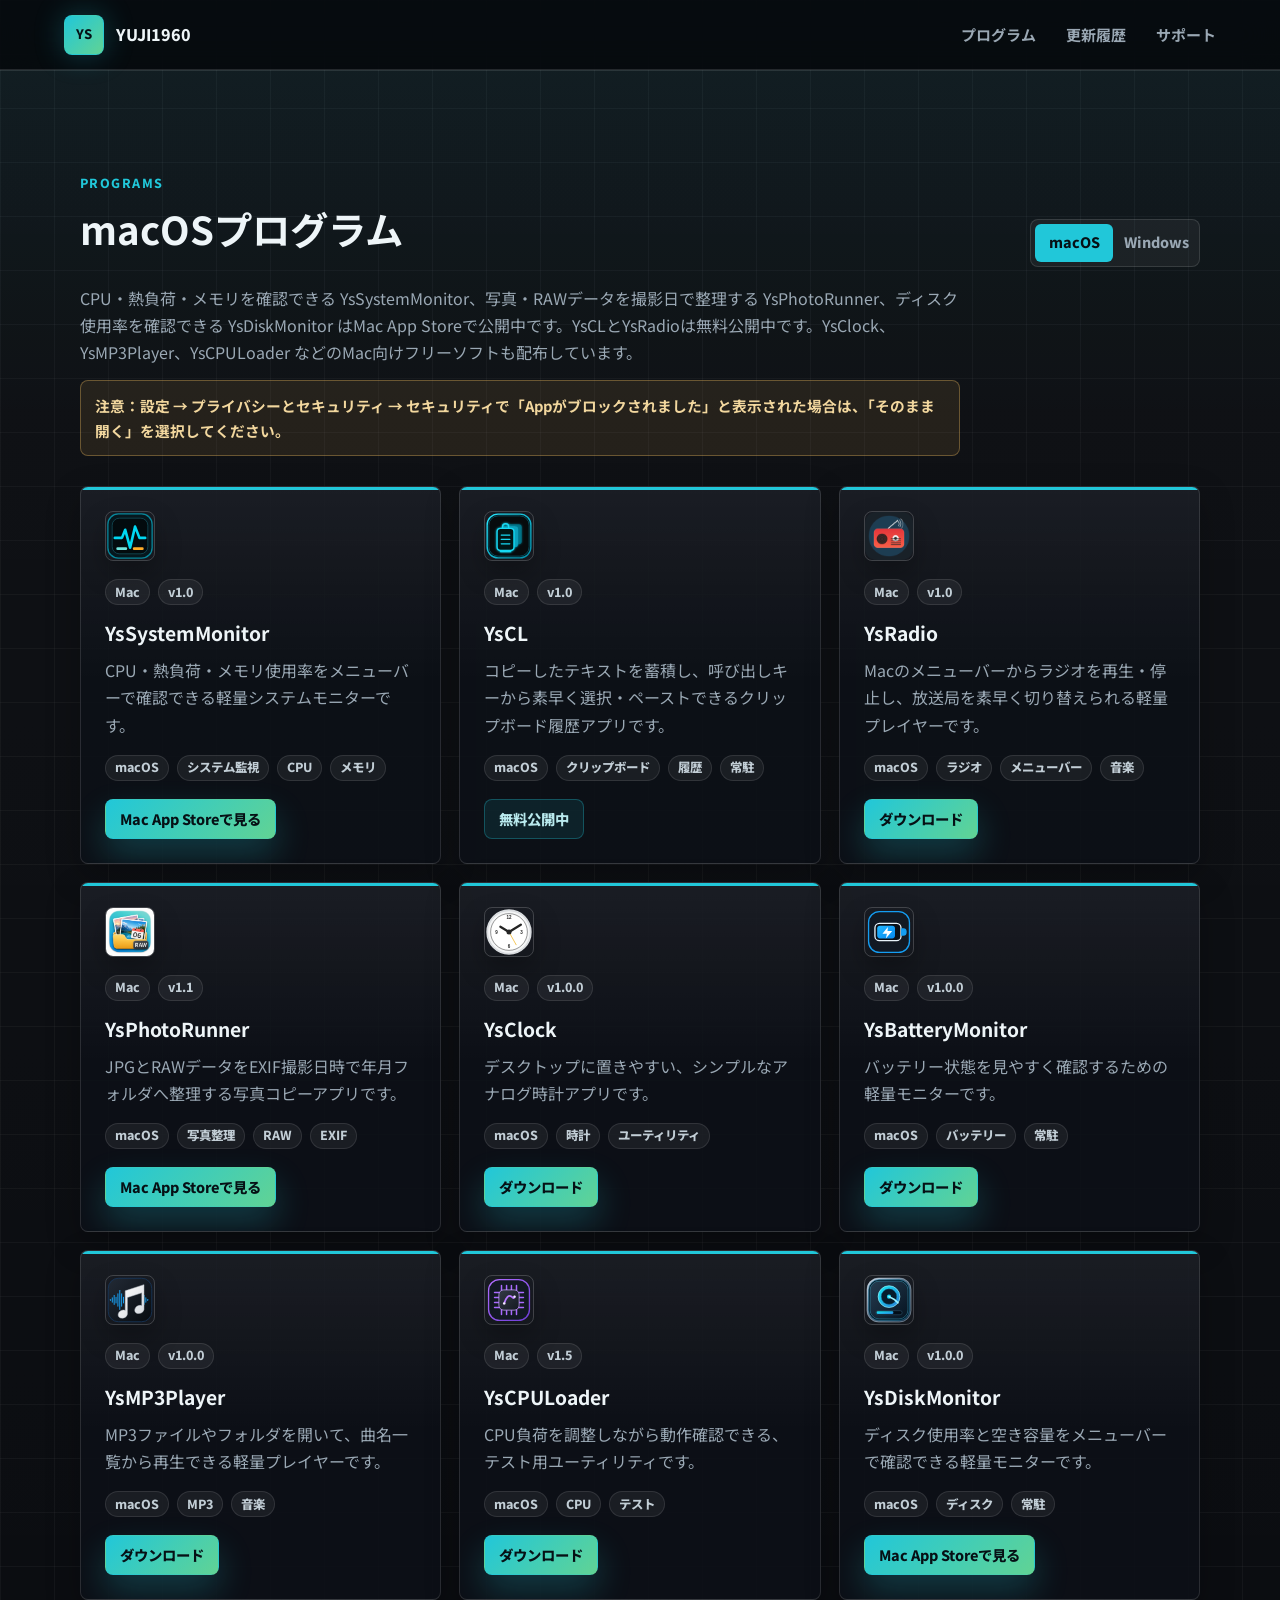
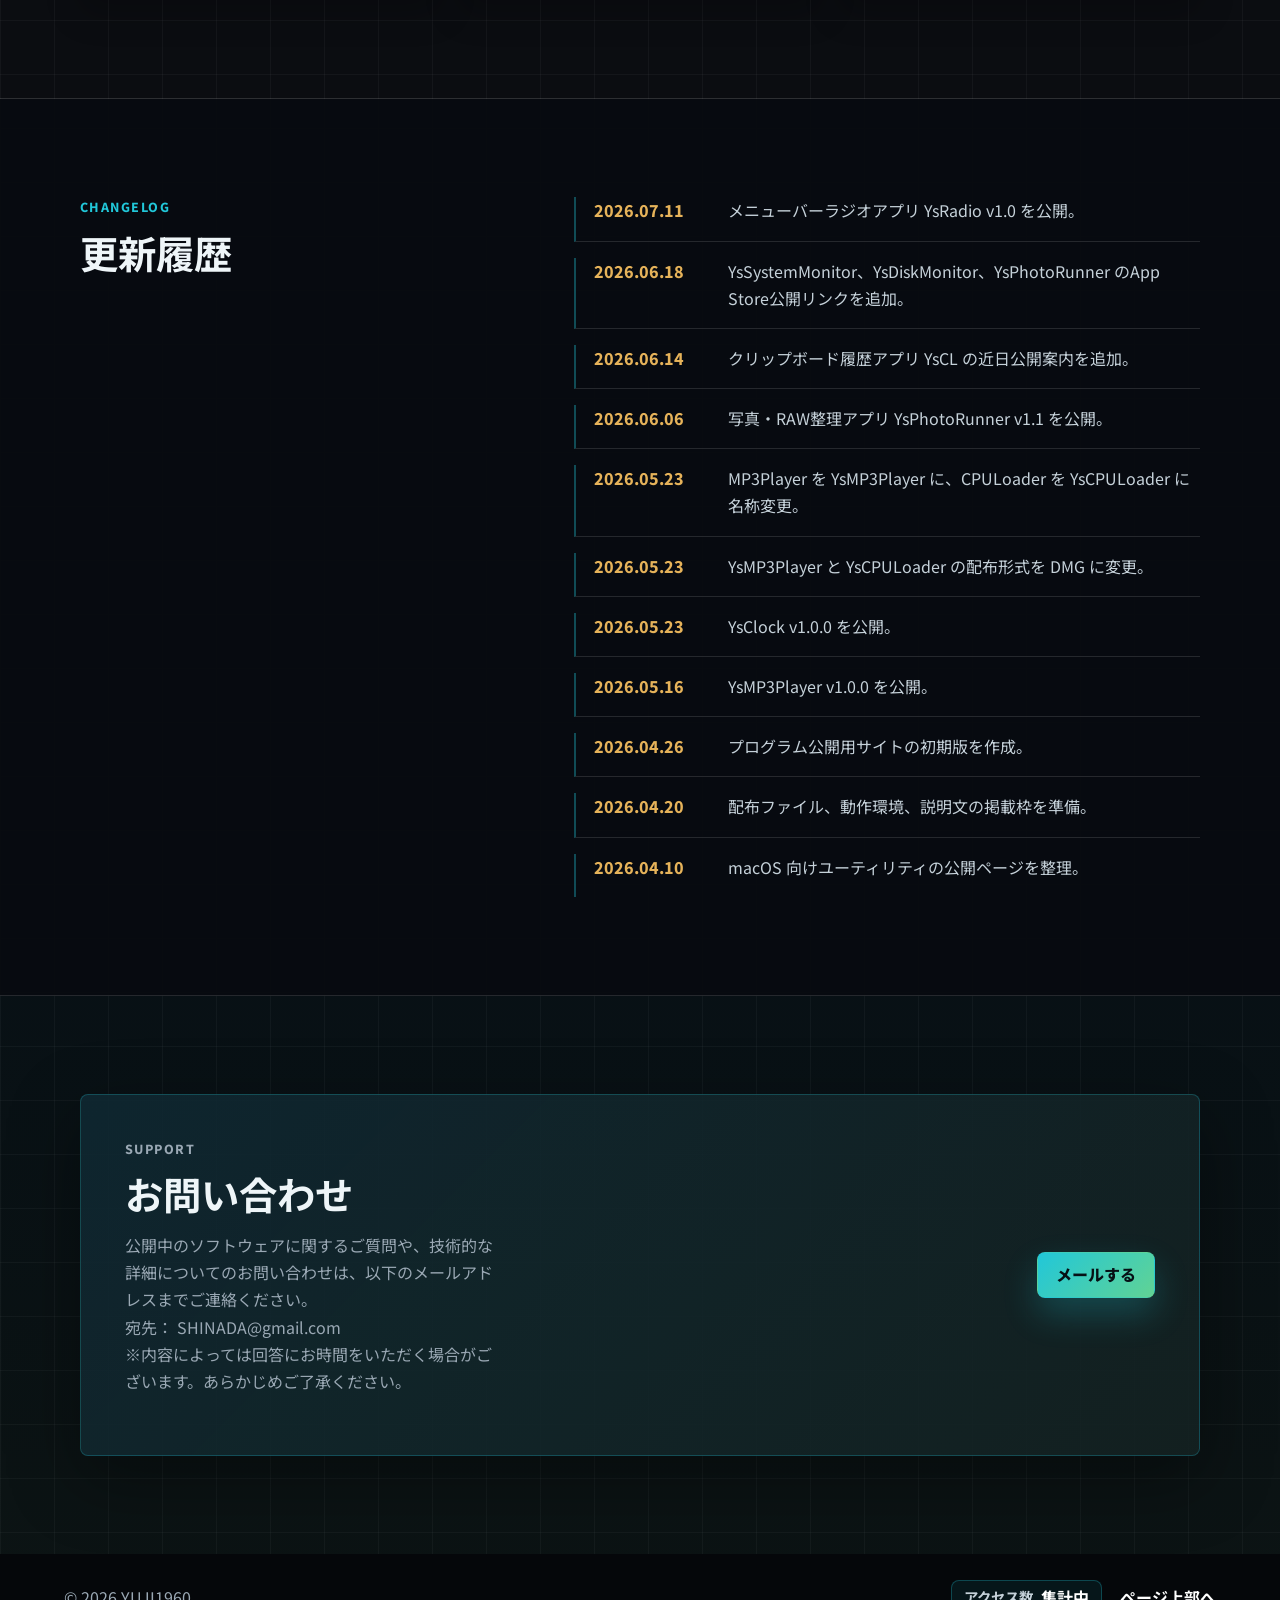
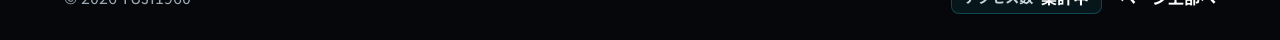
<file: index.html>
<!doctype html>
<html lang="ja">
  <head>
    <meta charset="utf-8">
    <meta name="viewport" content="width=device-width, initial-scale=1">
    <meta name="description" content="YUJI1960 の macOS フリーソフト配布サイト。YsSystemMonitor、YsDiskMonitor、YsPhotoRunner、YsRadio、クリップボード履歴アプリ YsCL、YsClock などを公開しています。">
    <meta name="keywords" content="macOS, Mac, フリーソフト, YUJI1960, YsSystemMonitor, YsDiskMonitor, YsPhotoRunner, YsRadio, ラジオ, メニューバー, App Store, YsCL, クリップボード履歴, 写真整理, RAW, EXIF, YsClock, YsMP3Player, YsCPULoader">
    <meta name="author" content="YUJI1960">
    <meta name="robots" content="index, follow">
    <link rel="canonical" href="https://yshinada.github.io/macOS/">
    <meta property="og:type" content="website">
    <meta property="og:locale" content="ja_JP">
    <meta property="og:site_name" content="YUJI1960 macOS Software">
    <meta property="og:title" content="YUJI1960 | macOS フリーソフト配布">
    <meta property="og:description" content="YsSystemMonitor、YsDiskMonitor、YsPhotoRunner、YsRadio、YsCL、YsClock など、Mac 向けの便利ツールを公開しています。">
    <meta property="og:url" content="https://yshinada.github.io/macOS/">
    <meta property="og:image" content="https://yshinada.github.io/macOS/assets/hero-software-workspace.png">
    <meta name="twitter:card" content="summary_large_image">
    <meta name="twitter:title" content="YUJI1960 | macOS フリーソフト配布">
    <meta name="twitter:description" content="YsSystemMonitor、YsDiskMonitor、YsPhotoRunner、YsRadio など、Mac 向けユーティリティを公開しています。">
    <meta name="twitter:image" content="https://yshinada.github.io/macOS/assets/hero-software-workspace.png">
    <title>YUJI1960 | macOS フリーソフト配布 - 写真整理・時計・MP3・システムツール</title>
    <link rel="preconnect" href="https://fonts.googleapis.com">
    <link rel="preconnect" href="https://fonts.gstatic.com" crossorigin>
    <link href="https://fonts.googleapis.com/css2?family=Noto+Sans+JP:wght@400;500;700;800&display=swap" rel="stylesheet">
    <link rel="stylesheet" href="style.css">
    <script type="application/ld+json">
      {
        "@context": "https://schema.org",
        "@type": "WebSite",
        "name": "YUJI1960 macOS Software",
        "url": "https://yshinada.github.io/macOS/",
        "inLanguage": "ja",
        "description": "YUJI1960 の macOS フリーソフト配布サイト。YsSystemMonitor、YsDiskMonitor、YsPhotoRunner、YsRadio、YsCL、YsClock などを公開しています。",
        "publisher": { "@type": "Person", "name": "YUJI1960" },
        "mainEntity": {
          "@type": "ItemList",
          "itemListElement": [
            { "@type": "ListItem", "position": 1, "item": { "@type": "SoftwareApplication", "name": "YsSystemMonitor", "operatingSystem": "macOS", "applicationCategory": "UtilitiesApplication", "softwareVersion": "1.0", "description": "CPU・熱負荷・メモリ使用率をメニューバーで確認できる軽量システムモニターです。", "url": "https://apps.apple.com/jp/app/yssystemmonitor/id6779603096" } },
            { "@type": "ListItem", "position": 2, "item": { "@type": "SoftwareApplication", "name": "YsCL", "operatingSystem": "macOS", "applicationCategory": "UtilitiesApplication", "softwareVersion": "1.0", "description": "コピーしたテキストを蓄積し、呼び出しキーから素早く選択・ペーストできるクリップボード履歴アプリです。" } },
            { "@type": "ListItem", "position": 3, "item": { "@type": "SoftwareApplication", "name": "YsRadio", "operatingSystem": "macOS", "applicationCategory": "MultimediaApplication", "softwareVersion": "1.0", "description": "Macのメニューバーからラジオを再生・停止し、放送局を素早く切り替えられる軽量プレイヤーです。", "downloadUrl": "https://raw.githubusercontent.com/yshinada/macOS/main/downloads/YsRadio-mac.dmg" } },
            { "@type": "ListItem", "position": 4, "item": { "@type": "SoftwareApplication", "name": "YsPhotoRunner", "operatingSystem": "macOS", "applicationCategory": "PhotographyApplication", "softwareVersion": "1.1", "description": "JPGとRAWデータをEXIF撮影日時で年月フォルダへ整理する写真コピーアプリです。", "url": "https://apps.apple.com/jp/app/ysphotorunner/id6778758760" } },
            { "@type": "ListItem", "position": 5, "item": { "@type": "SoftwareApplication", "name": "YsClock", "operatingSystem": "macOS", "applicationCategory": "UtilitiesApplication", "softwareVersion": "1.0.0", "description": "デスクトップに置きやすい、シンプルなアナログ時計アプリです。", "downloadUrl": "https://raw.githubusercontent.com/yshinada/macOS/main/downloads/YsClock-1.0.dmg" } },
            { "@type": "ListItem", "position": 6, "item": { "@type": "SoftwareApplication", "name": "YsBatteryMonitor", "operatingSystem": "macOS", "applicationCategory": "UtilitiesApplication", "softwareVersion": "1.0.0", "description": "バッテリー状態を見やすく確認するための軽量モニターです。", "downloadUrl": "https://github.com/yshinada/web/releases/download/ysbatterymonitor-v1.0.0/YsBatteryMonitor-mac.dmg" } },
            { "@type": "ListItem", "position": 7, "item": { "@type": "SoftwareApplication", "name": "YsMP3Player", "operatingSystem": "macOS", "applicationCategory": "MultimediaApplication", "softwareVersion": "1.0.0", "description": "MP3ファイルやフォルダを開いて、曲名一覧から再生できる軽量プレイヤーです。", "downloadUrl": "https://raw.githubusercontent.com/yshinada/macOS/main/downloads/YsMP3Player-mac.dmg" } },
            { "@type": "ListItem", "position": 8, "item": { "@type": "SoftwareApplication", "name": "YsCPULoader", "operatingSystem": "macOS", "applicationCategory": "UtilitiesApplication", "softwareVersion": "1.5", "description": "CPU負荷を調整しながら動作確認できる、テスト用ユーティリティです。", "downloadUrl": "https://raw.githubusercontent.com/yshinada/macOS/main/downloads/YsCPULoader-mac.dmg" } },
            { "@type": "ListItem", "position": 9, "item": { "@type": "SoftwareApplication", "name": "YsDiskMonitor", "operatingSystem": "macOS", "applicationCategory": "UtilitiesApplication", "softwareVersion": "1.0.0", "description": "ディスク使用率と空き容量をメニューバーで確認できる軽量モニターです。", "url": "https://apps.apple.com/jp/app/ysdiskmonitor/id6779870517" } }
          ]
        }
      }
    </script>
  </head>
  <body>
    <header class="site-header">
      <a class="brand" href="#top" aria-label="Yuji Software"><span class="brand-mark">YS</span><span>YUJI1960</span></a>
      <nav class="site-nav" aria-label="主要メニュー">
        <a href="#programs">プログラム</a>
        <a href="#updates">更新履歴</a>
        <a href="#support">サポート</a>
      </nav>
    </header>
    <main id="top">
      <section class="section programs" id="programs" aria-labelledby="programs-title">
        <div class="section-inner">
          <div class="section-heading">
            <div><p class="section-kicker">Programs</p><h2 id="programs-title">macOSプログラム</h2></div>
            <div class="filter-group" aria-label="サイト切り替え"><a class="filter active" href="https://yshinada.github.io/macOS/" aria-current="page">macOS</a><a class="filter" href="https://yshinada.github.io/Windows/">Windows</a></div>
          </div>
          <p class="program-intro">YUJI1960 が制作した macOS 用フリーソフトを配布しています。</p>
          <p class="security-notice">注意：設定 → プライバシーとセキュリティ → セキュリティで「Appがブロックされました」と表示された場合は、「そのまま開く」を選択してください。</p>
          <div class="program-grid" id="program-list"></div>
        </div>
      </section>
      <section class="section updates" id="updates" aria-labelledby="updates-title">
        <div class="section-inner two-column">
          <div><p class="section-kicker">Changelog</p><h2 id="updates-title">更新履歴</h2></div>
          <ol class="timeline">
            <li><time datetime="2026-07-11">2026.07.11</time><span>メニューバーラジオアプリ YsRadio v1.0 を公開。</span></li>
            <li><time datetime="2026-06-18">2026.06.18</time><span>YsSystemMonitor、YsDiskMonitor、YsPhotoRunner のApp Store公開リンクを追加。</span></li>
            <li><time datetime="2026-06-14">2026.06.14</time><span>クリップボード履歴アプリ YsCL の近日公開案内を追加。</span></li>
            <li><time datetime="2026-06-06">2026.06.06</time><span>写真・RAW整理アプリ YsPhotoRunner v1.1 を公開。</span></li>
            <li><time datetime="2026-05-23">2026.05.23</time><span>MP3Player を YsMP3Player に、CPULoader を YsCPULoader に名称変更。</span></li>
            <li><time datetime="2026-05-23">2026.05.23</time><span>YsMP3Player と YsCPULoader の配布形式を DMG に変更。</span></li>
            <li><time datetime="2026-05-23">2026.05.23</time><span>YsClock v1.0.0 を公開。</span></li>
            <li><time datetime="2026-05-16">2026.05.16</time><span>YsMP3Player v1.0.0 を公開。</span></li>
            <li><time datetime="2026-04-26">2026.04.26</time><span>プログラム公開用サイトの初期版を作成。</span></li>
            <li><time datetime="2026-04-20">2026.04.20</time><span>配布ファイル、動作環境、説明文の掲載枠を準備。</span></li>
            <li><time datetime="2026-04-10">2026.04.10</time><span>macOS 向けユーティリティの公開ページを整理。</span></li>
          </ol>
        </div>
      </section>
      <section class="section support" id="support" aria-labelledby="support-title">
        <div class="section-inner support-band">
          <div><p class="section-kicker">Support</p><h2 id="support-title">お問い合わせ</h2><p>公開中のソフトウェアに関するご質問や、技術的な詳細についてのお問い合わせは、以下のメールアドレスまでご連絡ください。<br>宛先： SHINADA@gmail.com<br>※内容によっては回答にお時間をいただく場合がございます。あらかじめご了承ください。</p></div>
          <a class="button primary" href="mailto:shinada@gmail.com">メールする</a>
        </div>
      </section>
    </main>
    <footer class="site-footer"><span>&copy; <span id="year"></span> YUJI1960</span><div class="footer-links"><span class="visit-counter" aria-live="polite">アクセス数 <strong id="visit-count">集計中</strong></span><a href="#top">ページ上部へ</a></div></footer>
    <script src="script.js"></script>
  </body>
</html>
</file>
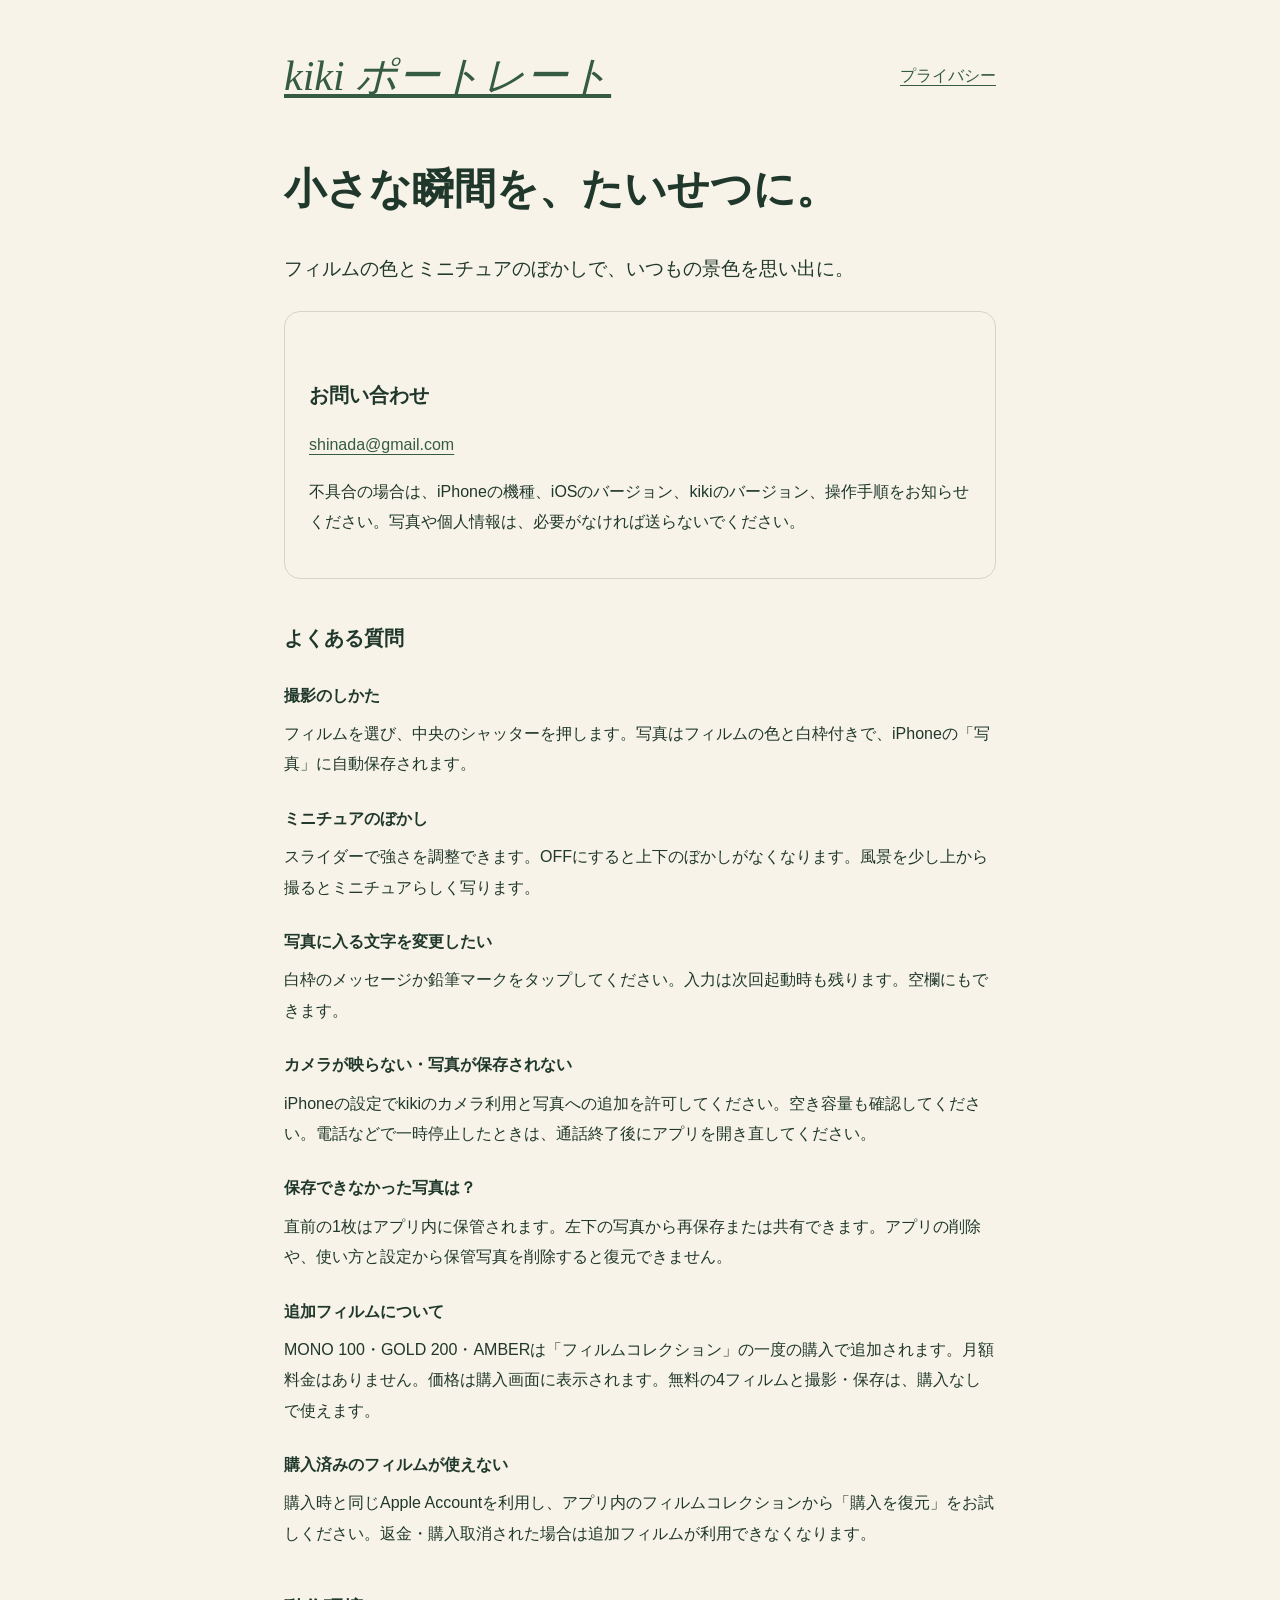
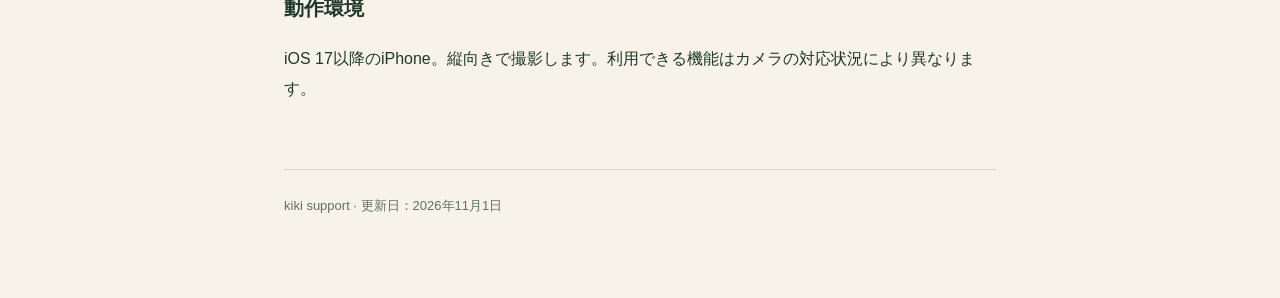
<file: kiki/index.html>
<!doctype html><html lang="ja"><meta charset="utf-8"><meta name="viewport" content="width=device-width,initial-scale=1"><meta name="description" content="kiki ポートレートの使い方とお問い合わせ。フィルムの色とミニチュアのぼかしで、小さな瞬間をたいせつに残すiPhoneカメラ。"><title>kiki ポートレート — サポート</title><link rel="stylesheet" href="style.css"><nav><a href="index.html">kiki ポートレート</a><a href="privacy.html">プライバシー</a></nav><main><h1>小さな瞬間を、たいせつに。</h1><p class="lead">フィルムの色とミニチュアのぼかしで、いつもの景色を思い出に。</p><section class="card"><h2>お問い合わせ</h2><p><a href="mailto:shinada@gmail.com?subject=kiki%20support">shinada@gmail.com</a></p><p>不具合の場合は、iPhoneの機種、iOSのバージョン、kikiのバージョン、操作手順をお知らせください。写真や個人情報は、必要がなければ送らないでください。</p></section><h2>よくある質問</h2><dl><dt>撮影のしかた</dt><dd>フィルムを選び、中央のシャッターを押します。写真はフィルムの色と白枠付きで、iPhoneの「写真」に自動保存されます。</dd><dt>ミニチュアのぼかし</dt><dd>スライダーで強さを調整できます。OFFにすると上下のぼかしがなくなります。風景を少し上から撮るとミニチュアらしく写ります。</dd><dt>写真に入る文字を変更したい</dt><dd>白枠のメッセージか鉛筆マークをタップしてください。入力は次回起動時も残ります。空欄にもできます。</dd><dt>カメラが映らない・写真が保存されない</dt><dd>iPhoneの設定でkikiのカメラ利用と写真への追加を許可してください。空き容量も確認してください。電話などで一時停止したときは、通話終了後にアプリを開き直してください。</dd><dt>保存できなかった写真は？</dt><dd>直前の1枚はアプリ内に保管されます。左下の写真から再保存または共有できます。アプリの削除や、使い方と設定から保管写真を削除すると復元できません。</dd><dt>追加フィルムについて</dt><dd>MONO 100・GOLD 200・AMBERは「フィルムコレクション」の一度の購入で追加されます。月額料金はありません。価格は購入画面に表示されます。無料の4フィルムと撮影・保存は、購入なしで使えます。</dd><dt>購入済みのフィルムが使えない</dt><dd>購入時と同じApple Accountを利用し、アプリ内のフィルムコレクションから「購入を復元」をお試しください。返金・購入取消された場合は追加フィルムが利用できなくなります。</dd></dl><h2>動作環境</h2><p>iOS 17以降のiPhone。縦向きで撮影します。利用できる機能はカメラの対応状況により異なります。</p></main><footer>kiki support · 更新日：2026年11月1日</footer></html>
</file>
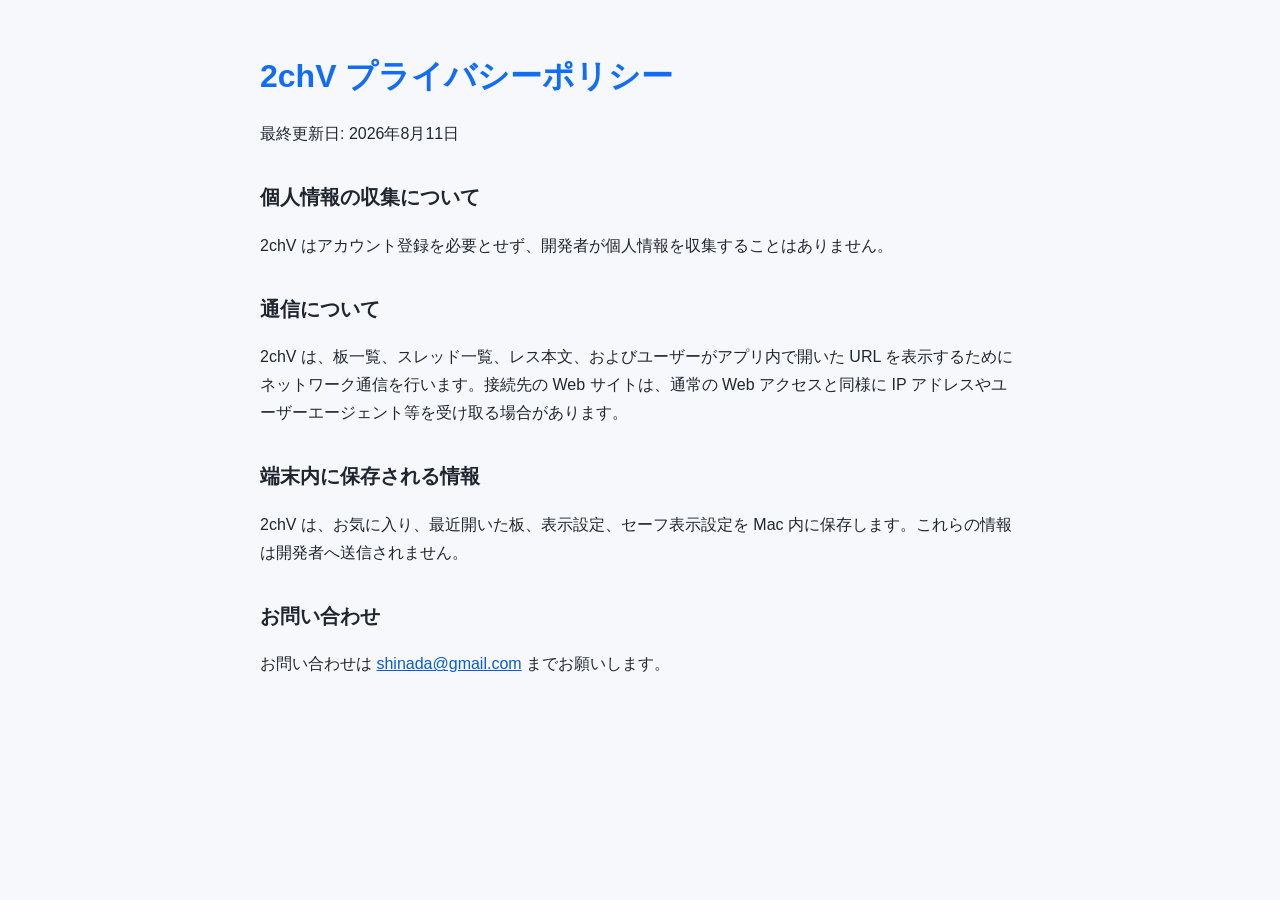
<file: 2chv-privacy.html>
<!doctype html>
<html lang="ja">
  <head>
    <meta charset="utf-8">
    <meta name="viewport" content="width=device-width, initial-scale=1">
    <meta name="description" content="2chV のプライバシーポリシー">
    <title>2chV プライバシーポリシー</title>
    <style>
      body {
        margin: 0;
        color: #202630;
        background: #f7f8fb;
        font-family: -apple-system, BlinkMacSystemFont, "Hiragino Sans", "Yu Gothic", sans-serif;
        line-height: 1.75;
      }

      main {
        max-width: 760px;
        margin: 0 auto;
        padding: 48px 20px 72px;
      }

      h1 {
        margin: 0 0 12px;
        color: #126df5;
        font-size: 32px;
      }

      h2 {
        margin-top: 32px;
        font-size: 20px;
      }

      a {
        color: #075bd5;
      }
    </style>
  </head>
  <body>
    <main>
      <h1>2chV プライバシーポリシー</h1>
      <p>最終更新日: 2026年8月11日</p>

      <h2>個人情報の収集について</h2>
      <p>2chV はアカウント登録を必要とせず、開発者が個人情報を収集することはありません。</p>

      <h2>通信について</h2>
      <p>2chV は、板一覧、スレッド一覧、レス本文、およびユーザーがアプリ内で開いた URL を表示するためにネットワーク通信を行います。接続先の Web サイトは、通常の Web アクセスと同様に IP アドレスやユーザーエージェント等を受け取る場合があります。</p>

      <h2>端末内に保存される情報</h2>
      <p>2chV は、お気に入り、最近開いた板、表示設定、セーフ表示設定を Mac 内に保存します。これらの情報は開発者へ送信されません。</p>

      <h2>お問い合わせ</h2>
      <p>お問い合わせは <a href="mailto:shinada@gmail.com">shinada@gmail.com</a> までお願いします。</p>
    </main>
  </body>
</html>
</file>
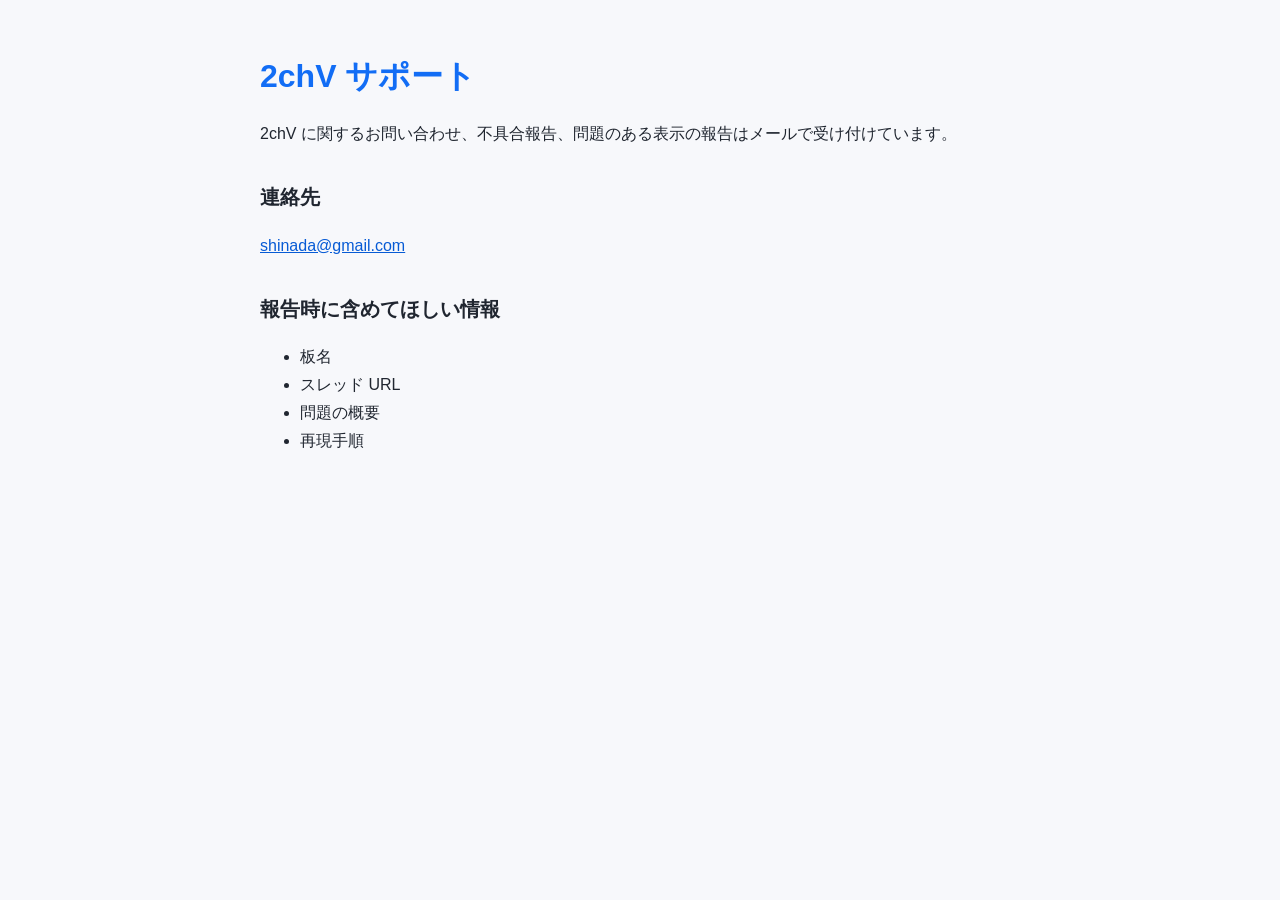
<file: 2chv-support.html>
<!doctype html>
<html lang="ja">
  <head>
    <meta charset="utf-8">
    <meta name="viewport" content="width=device-width, initial-scale=1">
    <meta name="description" content="2chV のサポート情報">
    <title>2chV サポート</title>
    <style>
      body {
        margin: 0;
        color: #202630;
        background: #f7f8fb;
        font-family: -apple-system, BlinkMacSystemFont, "Hiragino Sans", "Yu Gothic", sans-serif;
        line-height: 1.75;
      }

      main {
        max-width: 760px;
        margin: 0 auto;
        padding: 48px 20px 72px;
      }

      h1 {
        margin: 0 0 12px;
        color: #126df5;
        font-size: 32px;
      }

      h2 {
        margin-top: 32px;
        font-size: 20px;
      }

      a {
        color: #075bd5;
      }
    </style>
  </head>
  <body>
    <main>
      <h1>2chV サポート</h1>
      <p>2chV に関するお問い合わせ、不具合報告、問題のある表示の報告はメールで受け付けています。</p>

      <h2>連絡先</h2>
      <p><a href="mailto:shinada@gmail.com">shinada@gmail.com</a></p>

      <h2>報告時に含めてほしい情報</h2>
      <ul>
        <li>板名</li>
        <li>スレッド URL</li>
        <li>問題の概要</li>
        <li>再現手順</li>
      </ul>
    </main>
  </body>
</html>
</file>
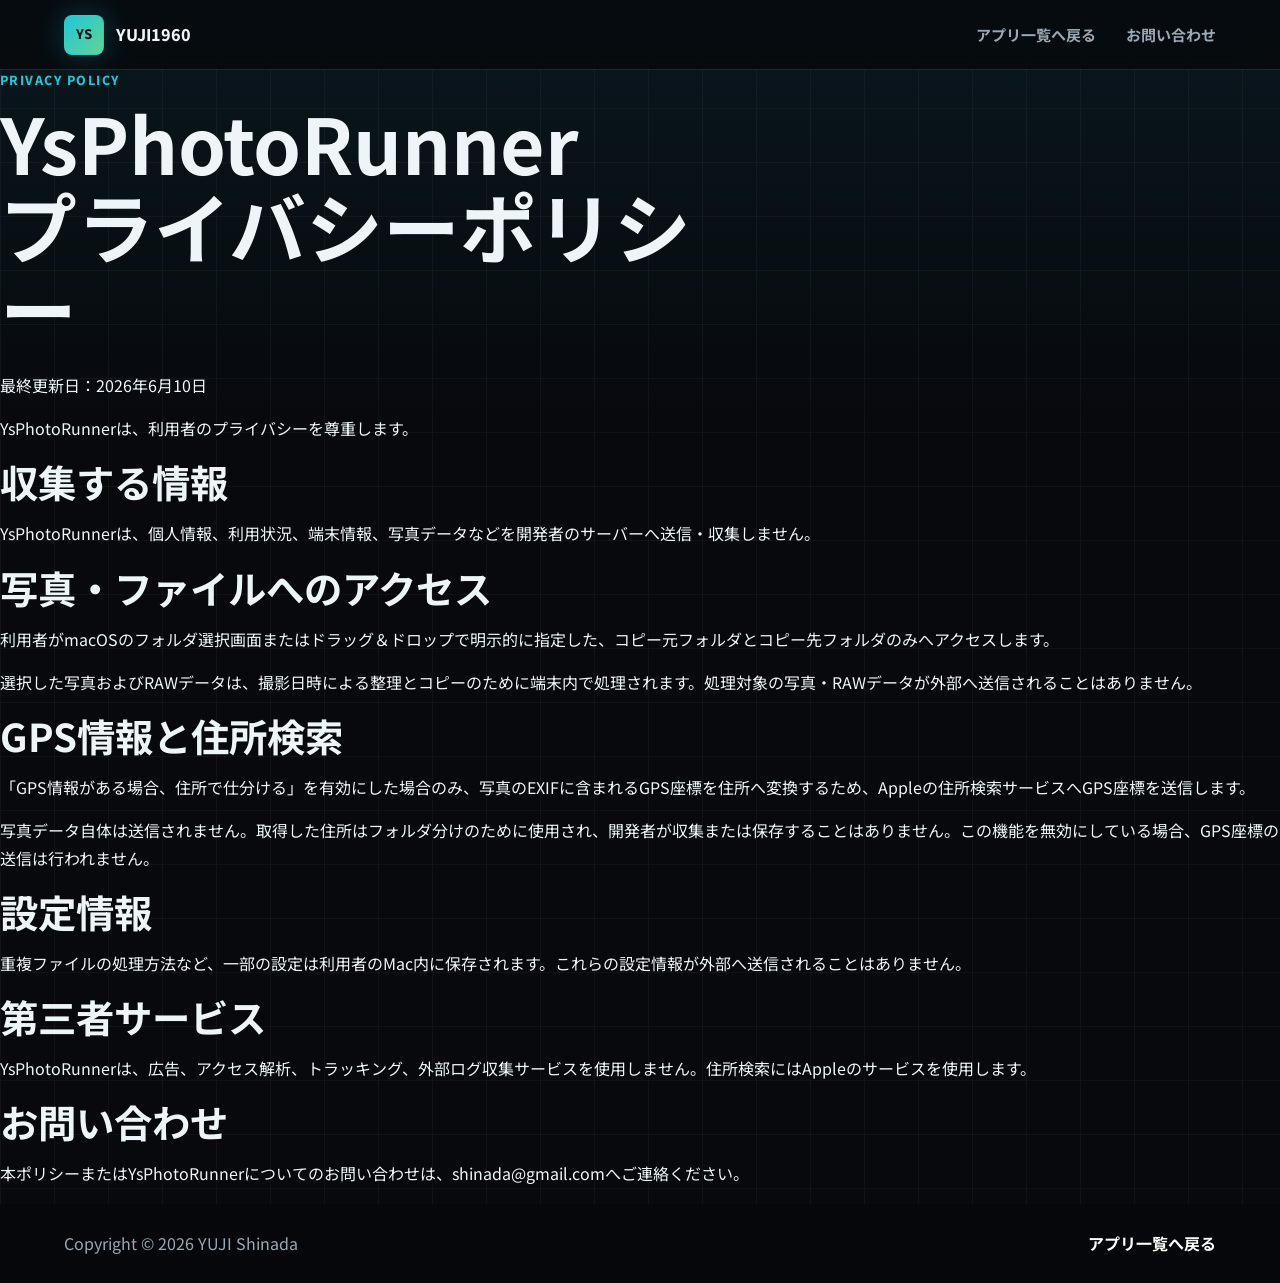
<file: privacy.html>
<!doctype html>
<html lang="ja">
  <head>
    <meta charset="utf-8">
    <meta name="viewport" content="width=device-width, initial-scale=1">
    <meta name="description" content="YsPhotoRunnerのプライバシーポリシーです。">
    <meta name="author" content="YUJI Shinada">
    <meta name="robots" content="index, follow">
    <link rel="canonical" href="https://yshinada.github.io/macOS/privacy.html">
    <title>YsPhotoRunner プライバシーポリシー</title>
    <link rel="preconnect" href="https://fonts.googleapis.com">
    <link rel="preconnect" href="https://fonts.gstatic.com" crossorigin>
    <link href="https://fonts.googleapis.com/css2?family=Noto+Sans+JP:wght@400;500;700;800&display=swap" rel="stylesheet">
    <link rel="stylesheet" href="style.css">
  </head>
  <body>
    <header class="site-header">
      <a class="brand" href="index.html" aria-label="YUJI1960 macOS Software">
        <span class="brand-mark">YS</span>
        <span>YUJI1960</span>
      </a>
      <nav class="site-nav" aria-label="主要メニュー">
        <a href="index.html">アプリ一覧へ戻る</a>
        <a href="mailto:shinada@gmail.com">お問い合わせ</a>
      </nav>
    </header>

    <main class="privacy-page">
      <article class="privacy-document">
        <p class="section-kicker">Privacy Policy</p>
        <h1>YsPhotoRunner<br>プライバシーポリシー</h1>
        <p class="privacy-updated">最終更新日：2026年6月10日</p>
        <p>YsPhotoRunnerは、利用者のプライバシーを尊重します。</p>

        <section>
          <h2>収集する情報</h2>
          <p>YsPhotoRunnerは、個人情報、利用状況、端末情報、写真データなどを開発者のサーバーへ送信・収集しません。</p>
        </section>

        <section>
          <h2>写真・ファイルへのアクセス</h2>
          <p>利用者がmacOSのフォルダ選択画面またはドラッグ＆ドロップで明示的に指定した、コピー元フォルダとコピー先フォルダのみへアクセスします。</p>
          <p>選択した写真およびRAWデータは、撮影日時による整理とコピーのために端末内で処理されます。処理対象の写真・RAWデータが外部へ送信されることはありません。</p>
        </section>

        <section>
          <h2>GPS情報と住所検索</h2>
          <p>「GPS情報がある場合、住所で仕分ける」を有効にした場合のみ、写真のEXIFに含まれるGPS座標を住所へ変換するため、Appleの住所検索サービスへGPS座標を送信します。</p>
          <p>写真データ自体は送信されません。取得した住所はフォルダ分けのために使用され、開発者が収集または保存することはありません。この機能を無効にしている場合、GPS座標の送信は行われません。</p>
        </section>

        <section>
          <h2>設定情報</h2>
          <p>重複ファイルの処理方法など、一部の設定は利用者のMac内に保存されます。これらの設定情報が外部へ送信されることはありません。</p>
        </section>

        <section>
          <h2>第三者サービス</h2>
          <p>YsPhotoRunnerは、広告、アクセス解析、トラッキング、外部ログ収集サービスを使用しません。住所検索にはAppleのサービスを使用します。</p>
        </section>

        <section>
          <h2>お問い合わせ</h2>
          <p>本ポリシーまたはYsPhotoRunnerについてのお問い合わせは、<a href="mailto:shinada@gmail.com">shinada@gmail.com</a>へご連絡ください。</p>
        </section>
      </article>
    </main>

    <footer class="site-footer">
      <span>Copyright &copy; 2026 YUJI Shinada</span>
      <div class="footer-links">
        <a href="index.html">アプリ一覧へ戻る</a>
      </div>
    </footer>
  </body>
</html>
</file>
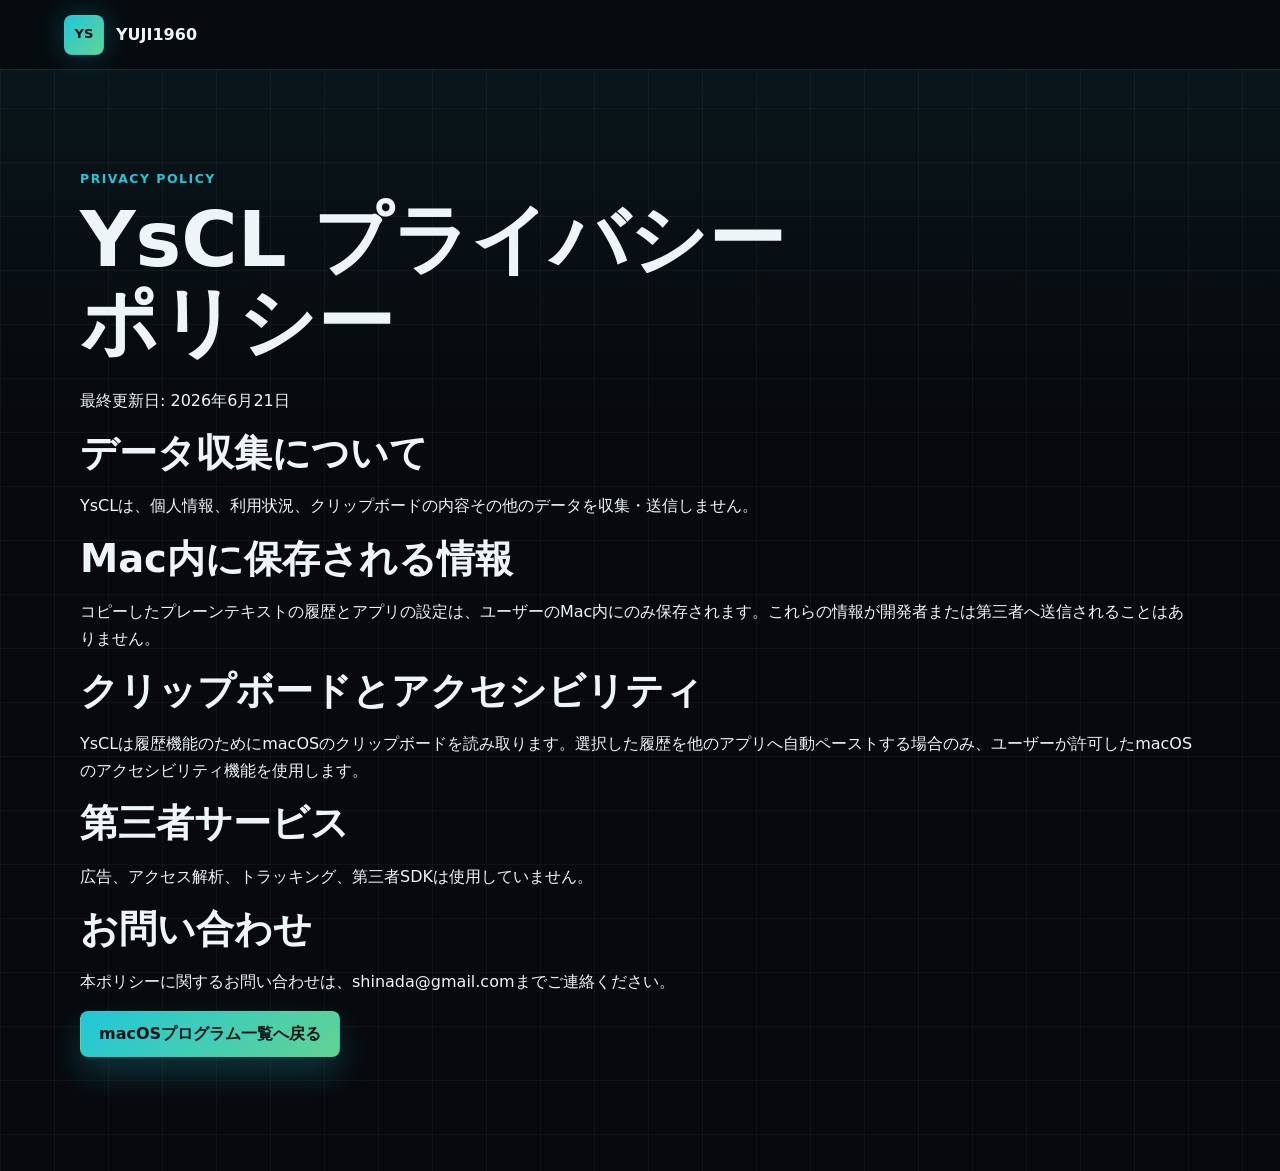
<file: yscl-privacy.html>
<!doctype html>
<html lang="ja">
  <head>
    <meta charset="utf-8">
    <meta name="viewport" content="width=device-width, initial-scale=1">
    <meta name="description" content="YsCL プライバシーポリシー">
    <title>YsCL プライバシーポリシー</title>
    <link rel="stylesheet" href="style.css">
  </head>
  <body>
    <header class="site-header">
      <a class="brand" href="./" aria-label="YUJI1960 macOS Software">
        <span class="brand-mark">YS</span>
        <span>YUJI1960</span>
      </a>
    </header>
    <main id="top">
      <section class="section">
        <div class="section-inner">
          <p class="section-kicker">Privacy Policy</p>
          <h1>YsCL プライバシーポリシー</h1>
          <p>最終更新日: 2026年6月21日</p>

          <h2>データ収集について</h2>
          <p>YsCLは、個人情報、利用状況、クリップボードの内容その他のデータを収集・送信しません。</p>

          <h2>Mac内に保存される情報</h2>
          <p>コピーしたプレーンテキストの履歴とアプリの設定は、ユーザーのMac内にのみ保存されます。これらの情報が開発者または第三者へ送信されることはありません。</p>

          <h2>クリップボードとアクセシビリティ</h2>
          <p>YsCLは履歴機能のためにmacOSのクリップボードを読み取ります。選択した履歴を他のアプリへ自動ペーストする場合のみ、ユーザーが許可したmacOSのアクセシビリティ機能を使用します。</p>

          <h2>第三者サービス</h2>
          <p>広告、アクセス解析、トラッキング、第三者SDKは使用していません。</p>

          <h2>お問い合わせ</h2>
          <p>本ポリシーに関するお問い合わせは、<a href="mailto:shinada@gmail.com">shinada@gmail.com</a>までご連絡ください。</p>

          <p><a class="button primary" href="./">macOSプログラム一覧へ戻る</a></p>
        </div>
      </section>
    </main>
  </body>
</html>
</file>
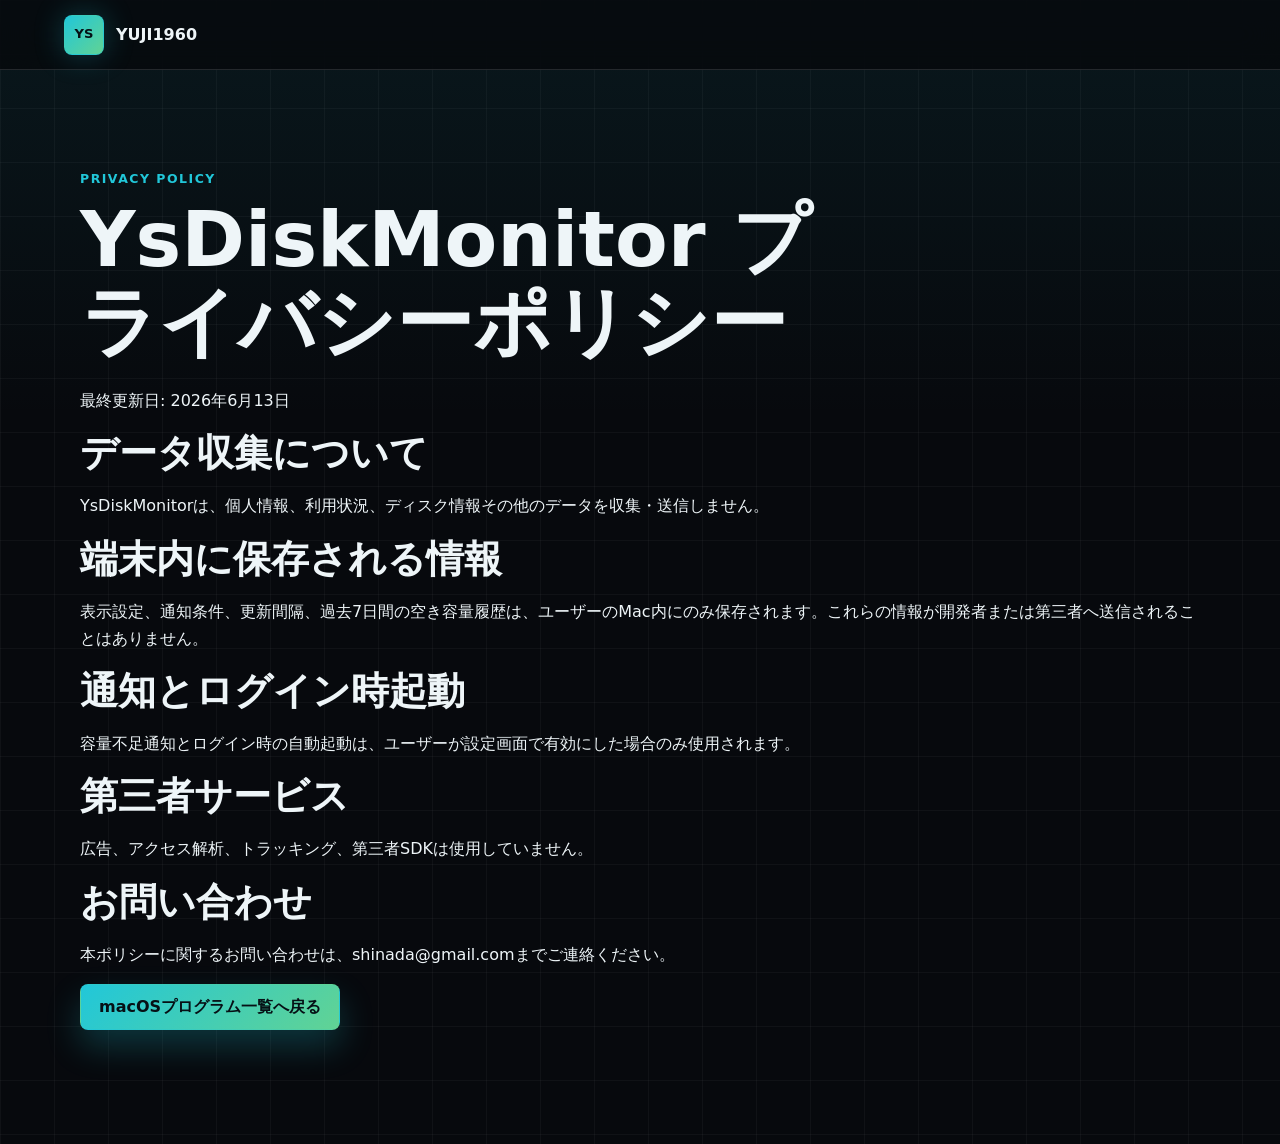
<file: ysdiskmonitor-privacy.html>
<!doctype html>
<html lang="ja">
  <head>
    <meta charset="utf-8">
    <meta name="viewport" content="width=device-width, initial-scale=1">
    <meta name="description" content="YsDiskMonitor プライバシーポリシー">
    <title>YsDiskMonitor プライバシーポリシー</title>
    <link rel="stylesheet" href="style.css">
  </head>
  <body>
    <header class="site-header">
      <a class="brand" href="./" aria-label="YUJI1960 macOS Software"><span class="brand-mark">YS</span><span>YUJI1960</span></a>
    </header>
    <main id="top">
      <section class="section">
        <div class="section-inner">
          <p class="section-kicker">Privacy Policy</p>
          <h1>YsDiskMonitor プライバシーポリシー</h1>
          <p>最終更新日: 2026年6月13日</p>
          <h2>データ収集について</h2>
          <p>YsDiskMonitorは、個人情報、利用状況、ディスク情報その他のデータを収集・送信しません。</p>
          <h2>端末内に保存される情報</h2>
          <p>表示設定、通知条件、更新間隔、過去7日間の空き容量履歴は、ユーザーのMac内にのみ保存されます。これらの情報が開発者または第三者へ送信されることはありません。</p>
          <h2>通知とログイン時起動</h2>
          <p>容量不足通知とログイン時の自動起動は、ユーザーが設定画面で有効にした場合のみ使用されます。</p>
          <h2>第三者サービス</h2>
          <p>広告、アクセス解析、トラッキング、第三者SDKは使用していません。</p>
          <h2>お問い合わせ</h2>
          <p>本ポリシーに関するお問い合わせは、<a href="mailto:shinada@gmail.com">shinada@gmail.com</a>までご連絡ください。</p>
          <p><a class="button primary" href="./">macOSプログラム一覧へ戻る</a></p>
        </div>
      </section>
    </main>
  </body>
</html>
</file>
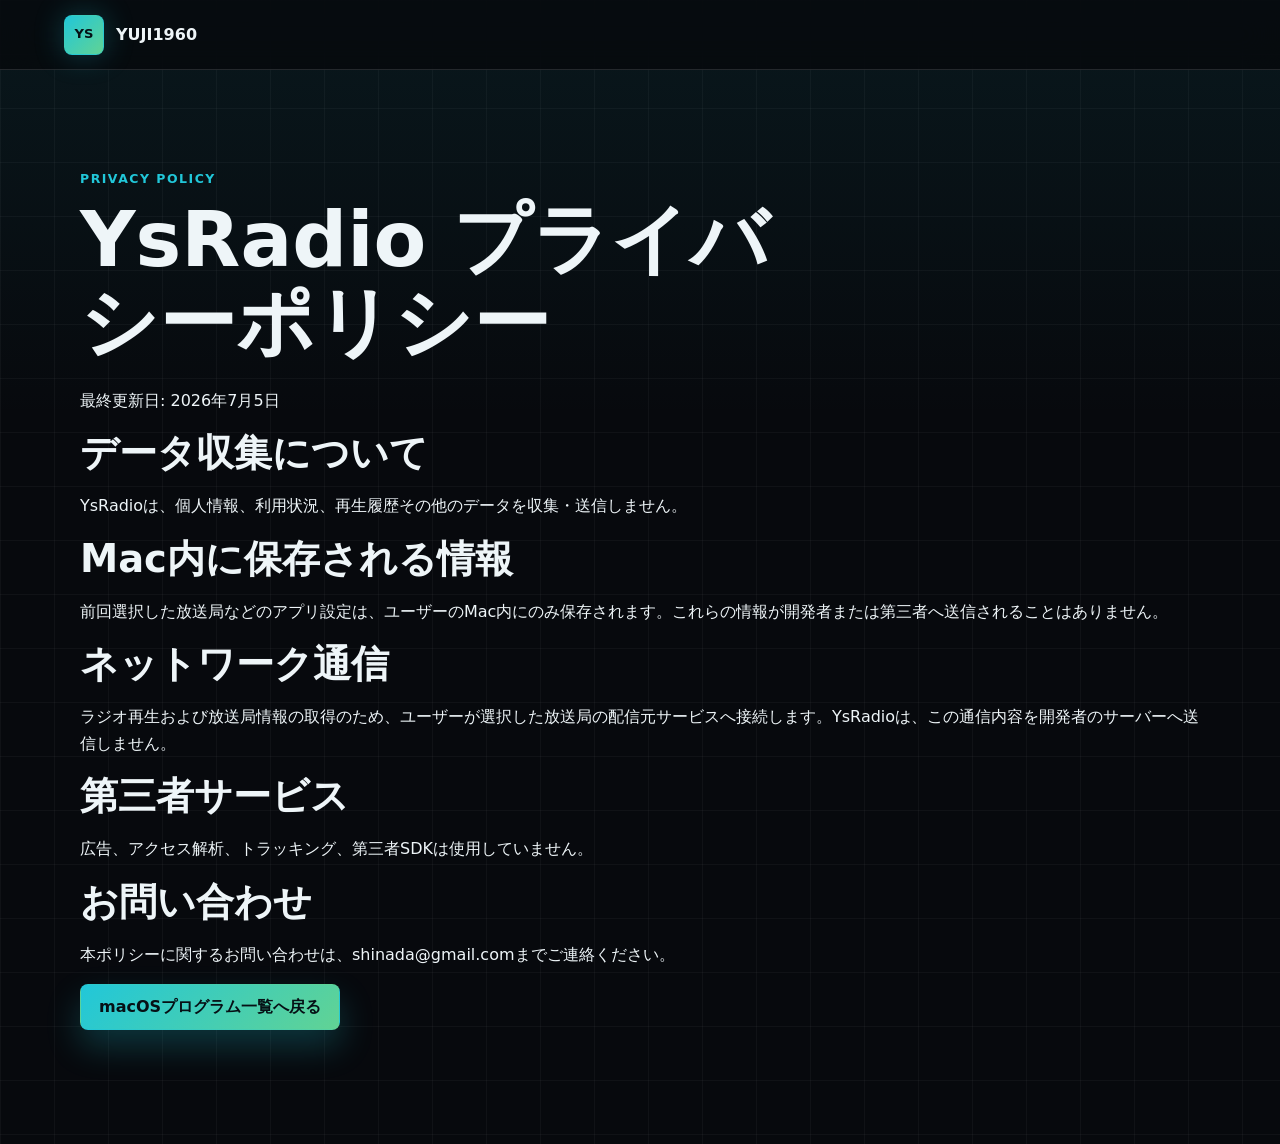
<file: ysradio-privacy.html>
<!doctype html>
<html lang="ja">
  <head>
    <meta charset="utf-8">
    <meta name="viewport" content="width=device-width, initial-scale=1">
    <meta name="description" content="YsRadio プライバシーポリシー">
    <title>YsRadio プライバシーポリシー</title>
    <link rel="stylesheet" href="style.css">
  </head>
  <body>
    <header class="site-header">
      <a class="brand" href="./" aria-label="YUJI1960 macOS Software">
        <span class="brand-mark">YS</span>
        <span>YUJI1960</span>
      </a>
    </header>
    <main id="top">
      <section class="section">
        <div class="section-inner">
          <p class="section-kicker">Privacy Policy</p>
          <h1>YsRadio プライバシーポリシー</h1>
          <p>最終更新日: 2026年7月5日</p>

          <h2>データ収集について</h2>
          <p>YsRadioは、個人情報、利用状況、再生履歴その他のデータを収集・送信しません。</p>

          <h2>Mac内に保存される情報</h2>
          <p>前回選択した放送局などのアプリ設定は、ユーザーのMac内にのみ保存されます。これらの情報が開発者または第三者へ送信されることはありません。</p>

          <h2>ネットワーク通信</h2>
          <p>ラジオ再生および放送局情報の取得のため、ユーザーが選択した放送局の配信元サービスへ接続します。YsRadioは、この通信内容を開発者のサーバーへ送信しません。</p>

          <h2>第三者サービス</h2>
          <p>広告、アクセス解析、トラッキング、第三者SDKは使用していません。</p>

          <h2>お問い合わせ</h2>
          <p>本ポリシーに関するお問い合わせは、<a href="mailto:shinada@gmail.com">shinada@gmail.com</a>までご連絡ください。</p>

          <p><a class="button primary" href="./">macOSプログラム一覧へ戻る</a></p>
        </div>
      </section>
    </main>
  </body>
</html>
</file>
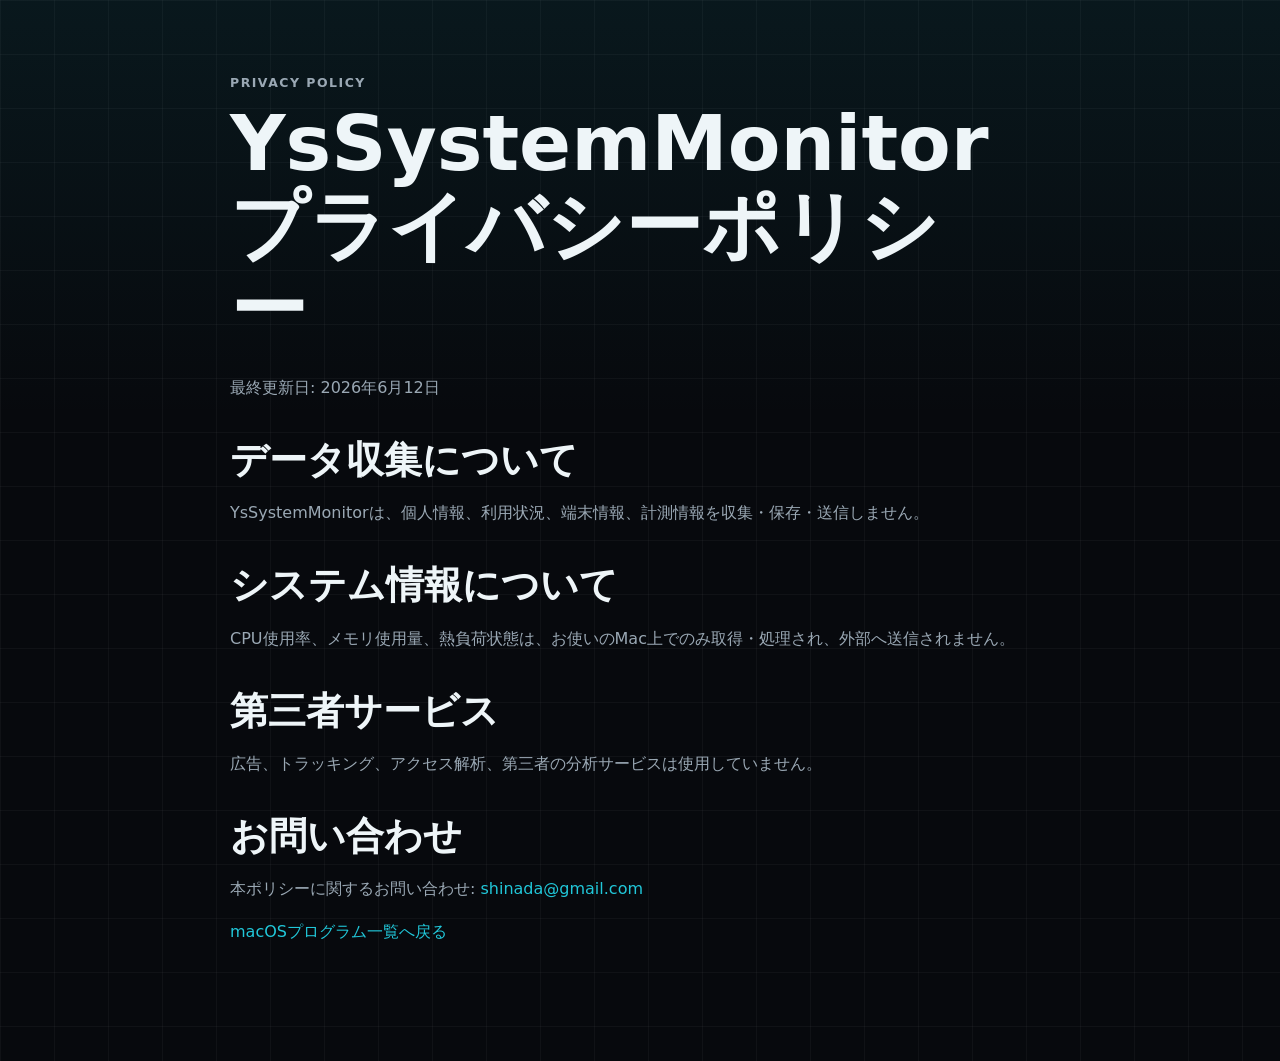
<file: yssystemmonitor-privacy.html>
<!doctype html>
<html lang="ja">
<head>
  <meta charset="utf-8">
  <meta name="viewport" content="width=device-width,initial-scale=1">
  <title>YsSystemMonitor プライバシーポリシー</title>
  <meta name="description" content="YsSystemMonitorのプライバシーポリシー">
  <link rel="stylesheet" href="style.css">
  <style>.privacy{width:min(820px,calc(100% - 36px));margin:0 auto;padding:72px 0 100px}.privacy section{margin-top:36px}.privacy p,.privacy li{color:var(--muted)}.privacy a{color:var(--accent)}</style>
</head>
<body>
  <main class="privacy">
    <p class="section-kicker">Privacy Policy</p>
    <h1>YsSystemMonitor<br>プライバシーポリシー</h1>
    <p>最終更新日: 2026年6月12日</p>
    <section><h2>データ収集について</h2><p>YsSystemMonitorは、個人情報、利用状況、端末情報、計測情報を収集・保存・送信しません。</p></section>
    <section><h2>システム情報について</h2><p>CPU使用率、メモリ使用量、熱負荷状態は、お使いのMac上でのみ取得・処理され、外部へ送信されません。</p></section>
    <section><h2>第三者サービス</h2><p>広告、トラッキング、アクセス解析、第三者の分析サービスは使用していません。</p></section>
    <section><h2>お問い合わせ</h2><p>本ポリシーに関するお問い合わせ: <a href="mailto:shinada@gmail.com">shinada@gmail.com</a></p></section>
    <p><a href="./">macOSプログラム一覧へ戻る</a></p>
  </main>
</body>
</html>
</file>
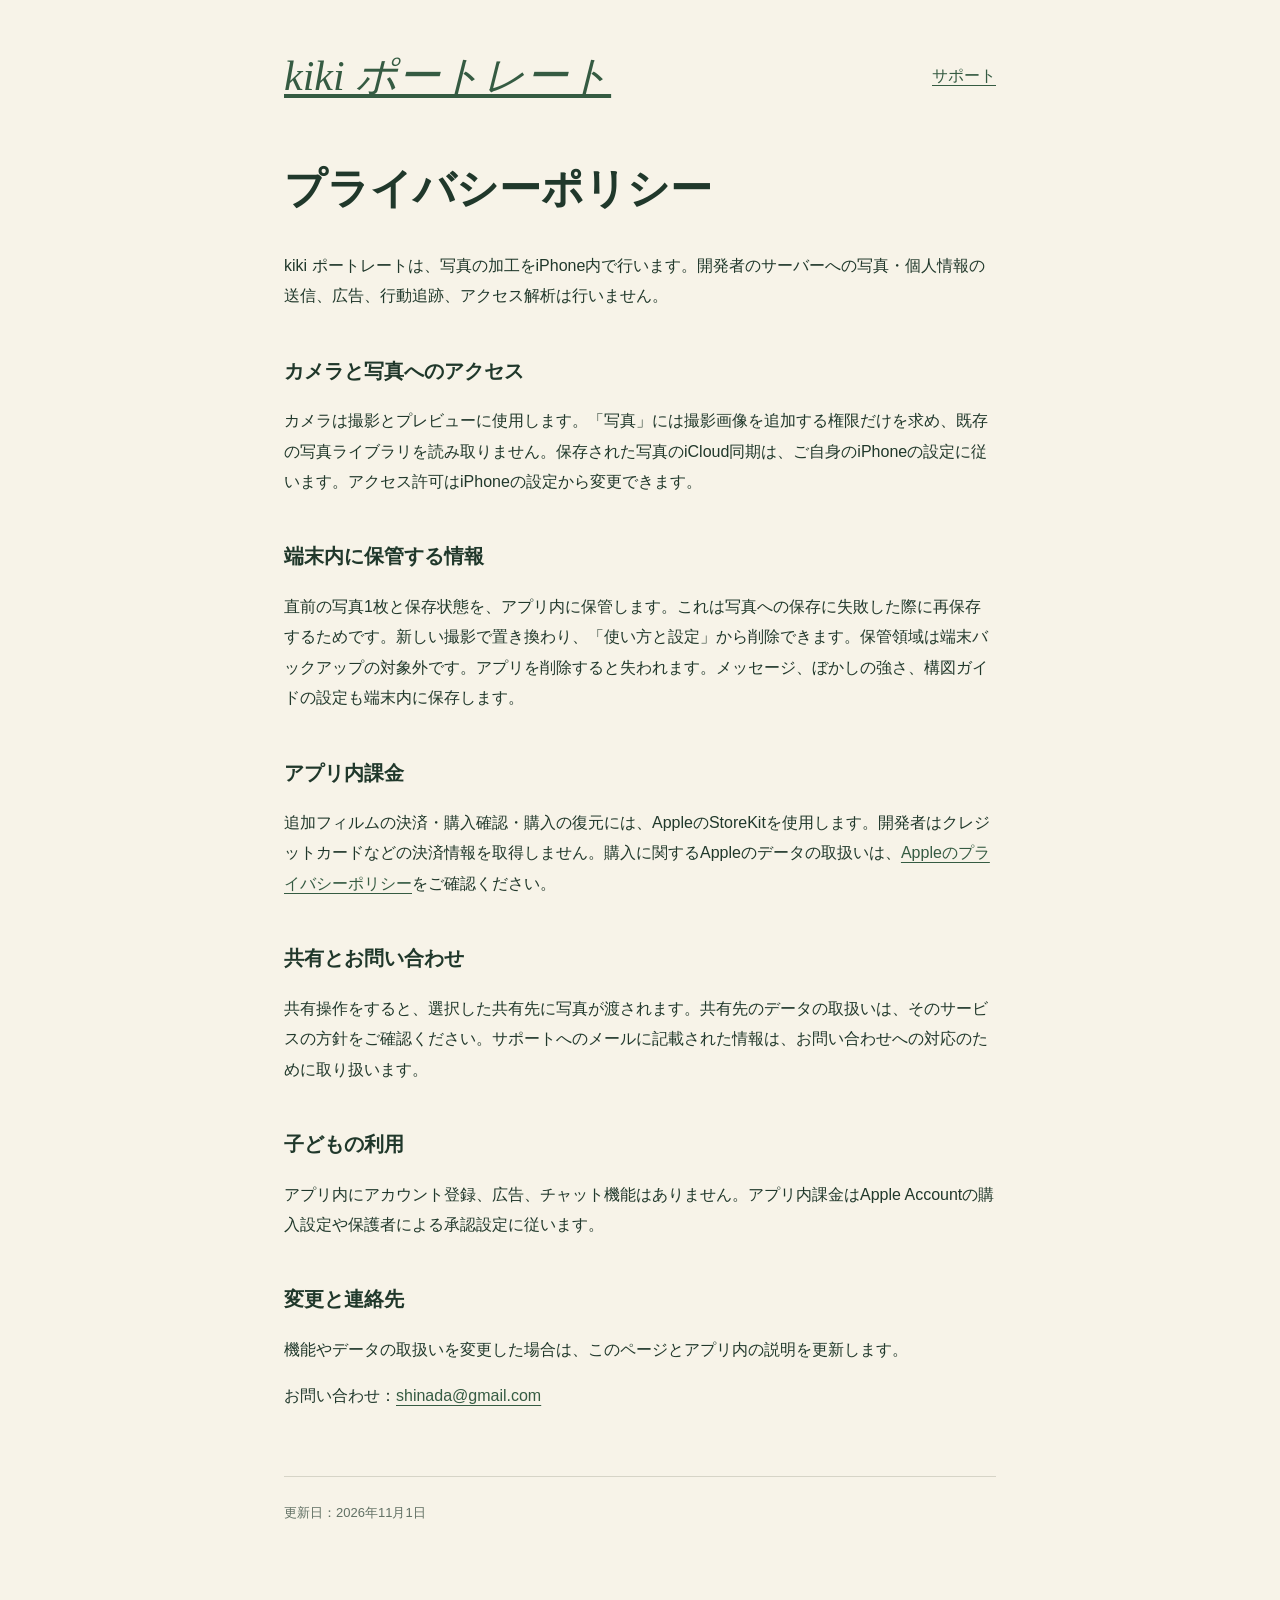
<file: kiki/privacy.html>
<!doctype html><html lang="ja"><meta charset="utf-8"><meta name="viewport" content="width=device-width,initial-scale=1"><title>kiki ポートレート — プライバシーポリシー</title><link rel="stylesheet" href="style.css"><nav><a href="index.html">kiki ポートレート</a><a href="index.html">サポート</a></nav><main><h1>プライバシーポリシー</h1><p>kiki ポートレートは、写真の加工をiPhone内で行います。開発者のサーバーへの写真・個人情報の送信、広告、行動追跡、アクセス解析は行いません。</p><h2>カメラと写真へのアクセス</h2><p>カメラは撮影とプレビューに使用します。「写真」には撮影画像を追加する権限だけを求め、既存の写真ライブラリを読み取りません。保存された写真のiCloud同期は、ご自身のiPhoneの設定に従います。アクセス許可はiPhoneの設定から変更できます。</p><h2>端末内に保管する情報</h2><p>直前の写真1枚と保存状態を、アプリ内に保管します。これは写真への保存に失敗した際に再保存するためです。新しい撮影で置き換わり、「使い方と設定」から削除できます。保管領域は端末バックアップの対象外です。アプリを削除すると失われます。メッセージ、ぼかしの強さ、構図ガイドの設定も端末内に保存します。</p><h2>アプリ内課金</h2><p>追加フィルムの決済・購入確認・購入の復元には、AppleのStoreKitを使用します。開発者はクレジットカードなどの決済情報を取得しません。購入に関するAppleのデータの取扱いは、<a href="https://www.apple.com/legal/privacy/">Appleのプライバシーポリシー</a>をご確認ください。</p><h2>共有とお問い合わせ</h2><p>共有操作をすると、選択した共有先に写真が渡されます。共有先のデータの取扱いは、そのサービスの方針をご確認ください。サポートへのメールに記載された情報は、お問い合わせへの対応のために取り扱います。</p><h2>子どもの利用</h2><p>アプリ内にアカウント登録、広告、チャット機能はありません。アプリ内課金はApple Accountの購入設定や保護者による承認設定に従います。</p><h2>変更と連絡先</h2><p>機能やデータの取扱いを変更した場合は、このページとアプリ内の説明を更新します。</p><p>お問い合わせ：<a href="mailto:shinada@gmail.com?subject=kiki%20privacy">shinada@gmail.com</a></p></main><footer>更新日：2026年11月1日</footer></html>
</file>
<file: style.css>
:root {
  --ink: #eef5f8;
  --muted: #9aa8b4;
  --line: rgba(255, 255, 255, 0.12);
  --panel: rgba(13, 17, 23, 0.88);
  --panel-strong: rgba(8, 11, 16, 0.96);
  --base: #07090d;
  --base-2: #10151b;
  --accent: #21c7d9;
  --accent-dark: #0b7788;
  --warm: #e6b35a;
  --green: #61d394;
  --shadow: 0 22px 70px rgba(0, 0, 0, 0.38);
}

* {
  box-sizing: border-box;
}

html {
  scroll-behavior: smooth;
}

body {
  margin: 0;
  color: var(--ink);
  background:
    linear-gradient(180deg, rgba(33, 199, 217, 0.08), transparent 420px),
    linear-gradient(90deg, rgba(255, 255, 255, 0.035) 1px, transparent 1px),
    linear-gradient(180deg, rgba(255, 255, 255, 0.035) 1px, transparent 1px),
    var(--base);
  background-size: auto, 54px 54px, 54px 54px, auto;
  font-family: "Noto Sans JP", system-ui, -apple-system, BlinkMacSystemFont, sans-serif;
  line-height: 1.7;
}

a {
  color: inherit;
  text-decoration: none;
}

button,
a {
  -webkit-tap-highlight-color: transparent;
}

.site-header {
  position: sticky;
  top: 0;
  z-index: 20;
  display: flex;
  align-items: center;
  justify-content: space-between;
  gap: 24px;
  min-height: 70px;
  padding: 12px clamp(18px, 5vw, 64px);
  border-bottom: 1px solid var(--line);
  background: rgba(7, 9, 13, 0.82);
  backdrop-filter: blur(18px);
}

.brand {
  display: inline-flex;
  align-items: center;
  gap: 12px;
  font-weight: 800;
}

.brand-mark {
  display: grid;
  place-items: center;
  width: 40px;
  height: 40px;
  border: 1px solid rgba(33, 199, 217, 0.45);
  border-radius: 8px;
  color: #061015;
  background: linear-gradient(135deg, var(--accent), var(--green));
  box-shadow: 0 0 30px rgba(33, 199, 217, 0.28);
  font-size: 0.82rem;
  letter-spacing: 0;
}

.site-nav {
  display: flex;
  align-items: center;
  gap: clamp(12px, 3vw, 30px);
  color: var(--muted);
  font-size: 0.94rem;
  font-weight: 700;
}

.site-nav a {
  position: relative;
  padding-block: 8px;
}

.site-nav a::after {
  position: absolute;
  right: 0;
  bottom: 0;
  left: 0;
  height: 2px;
  background: var(--accent);
  content: "";
  transform: scaleX(0);
  transform-origin: right;
  transition: transform 180ms ease;
}

.site-nav a:hover {
  color: #fff;
}

.site-nav a:hover::after {
  transform: scaleX(1);
  transform-origin: left;
}

.eyebrow,
.section-kicker {
  margin: 0 0 10px;
  color: var(--accent);
  font-size: 0.78rem;
  font-weight: 800;
  letter-spacing: 0.12em;
  text-transform: uppercase;
}

h1,
h2,
h3,
p {
  margin-top: 0;
}

h1 {
  max-width: 760px;
  margin-bottom: 22px;
  font-size: clamp(2.45rem, 6vw, 5.25rem);
  line-height: 1.08;
  letter-spacing: 0;
}

h2 {
  margin-bottom: 16px;
  font-size: clamp(1.75rem, 3vw, 2.65rem);
  line-height: 1.2;
  letter-spacing: 0;
}

h3 {
  margin-bottom: 10px;
  font-size: 1.2rem;
  line-height: 1.35;
}

.card-actions {
  display: flex;
  flex-wrap: wrap;
  gap: 12px;
}

.button {
  display: inline-flex;
  align-items: center;
  justify-content: center;
  min-height: 46px;
  padding: 0 18px;
  border: 1px solid transparent;
  border-radius: 8px;
  font-weight: 800;
  transition: transform 160ms ease, box-shadow 160ms ease, background 160ms ease, border-color 160ms ease;
}

.button:hover {
  transform: translateY(-1px);
}

.button.primary {
  color: #061015;
  background: linear-gradient(135deg, var(--accent), var(--green));
  box-shadow: 0 16px 34px rgba(33, 199, 217, 0.24);
}

.button.primary:hover {
  box-shadow: 0 18px 40px rgba(33, 199, 217, 0.32);
}

.button.secondary {
  border-color: rgba(255, 255, 255, 0.16);
  color: #e7eef2;
  background: rgba(255, 255, 255, 0.06);
}

.button.secondary:hover {
  border-color: rgba(33, 199, 217, 0.5);
  background: rgba(33, 199, 217, 0.12);
}

.section {
  padding: clamp(58px, 8vw, 98px) 0;
}

.section-inner {
  width: min(1120px, calc(100% - 36px));
  margin: 0 auto;
}

.two-column,
.support-band {
  display: grid;
  grid-template-columns: minmax(0, 0.8fr) minmax(0, 1.2fr);
  gap: clamp(24px, 6vw, 80px);
  align-items: start;
}

.support-band p {
  color: var(--muted);
}

.programs {
  min-height: calc(100vh - 70px);
  padding-top: clamp(62px, 8vw, 110px);
  background: linear-gradient(180deg, rgba(255, 255, 255, 0.035), rgba(255, 255, 255, 0.015));
  border-block: 1px solid var(--line);
}

.section-heading {
  display: flex;
  align-items: end;
  justify-content: space-between;
  gap: 24px;
  margin-bottom: 28px;
}

.filter-group {
  display: inline-grid;
  grid-template-columns: repeat(2, minmax(78px, 1fr));
  gap: 4px;
  padding: 4px;
  border: 1px solid var(--line);
  border-radius: 8px;
  background: rgba(255, 255, 255, 0.05);
}

.filter {
  display: inline-flex;
  align-items: center;
  justify-content: center;
  min-height: 38px;
  border: 0;
  border-radius: 6px;
  color: var(--muted);
  background: transparent;
  text-decoration: none;
  font: inherit;
  font-size: 0.9rem;
  font-weight: 800;
  cursor: pointer;
}

.filter.active {
  color: #061015;
  background: var(--accent);
}

.program-intro {
  max-width: 880px;
  margin: -10px 0 14px;
  color: var(--muted);
}

.security-notice {
  max-width: 880px;
  margin: 0 0 30px;
  padding: 12px 14px;
  border: 1px solid rgba(230, 179, 90, 0.36);
  border-radius: 8px;
  color: #f2d79e;
  background: rgba(230, 179, 90, 0.1);
  font-size: 0.92rem;
  font-weight: 700;
}

.program-grid {
  display: grid;
  grid-template-columns: repeat(3, minmax(0, 1fr));
  gap: 18px;
}

.program-card {
  position: relative;
  display: flex;
  min-height: 100%;
  overflow: hidden;
  flex-direction: column;
  padding: 24px;
  border: 1px solid var(--line);
  border-radius: 8px;
  background:
    linear-gradient(180deg, rgba(255, 255, 255, 0.06), transparent 52%),
    var(--panel);
  box-shadow: 0 12px 35px rgba(0, 0, 0, 0.24);
}

.program-card::before {
  position: absolute;
  top: 0;
  right: 0;
  left: 0;
  height: 3px;
  background: var(--icon-bg, var(--accent));
  content: "";
}

.program-card:hover {
  border-color: rgba(33, 199, 217, 0.38);
  transform: translateY(-2px);
  transition: border-color 160ms ease, transform 160ms ease;
}

.program-icon {
  display: grid;
  place-items: center;
  width: 50px;
  height: 50px;
  margin-bottom: 18px;
  border: 1px solid rgba(255, 255, 255, 0.18);
  border-radius: 8px;
  color: #071015;
  background: var(--icon-bg, var(--accent));
  font-weight: 800;
  box-shadow: 0 12px 26px rgba(0, 0, 0, 0.26);
}

.program-meta,
.tag-row {
  display: flex;
  flex-wrap: wrap;
  gap: 8px;
}

.program-meta {
  margin-bottom: 16px;
}

.pill {
  display: inline-flex;
  align-items: center;
  min-height: 26px;
  padding: 0 9px;
  border: 1px solid rgba(255, 255, 255, 0.1);
  border-radius: 999px;
  color: #c2ced6;
  background: rgba(255, 255, 255, 0.06);
  font-size: 0.78rem;
  font-weight: 800;
}

.program-icon-image {
  object-fit: cover;
  background: transparent;
}

.program-card p {
  color: var(--muted);
}

.program-card .card-actions {
  margin-top: auto;
  padding-top: 18px;
}

.program-card .button {
  min-height: 40px;
  padding-inline: 14px;
  font-size: 0.9rem;
}

.updates {
  background: var(--panel-strong);
  border-bottom: 1px solid var(--line);
}

.timeline {
  display: grid;
  gap: 16px;
  margin: 0;
  padding: 0;
  list-style: none;
}

.timeline li {
  display: grid;
  grid-template-columns: 116px minmax(0, 1fr);
  gap: 18px;
  padding: 0 0 16px 18px;
  border-bottom: 1px solid var(--line);
  border-left: 2px solid rgba(33, 199, 217, 0.35);
}

.timeline li:last-child {
  border-bottom: 0;
}

.timeline time {
  color: var(--warm);
  font-weight: 800;
}

.timeline span {
  color: #c5d1d9;
}

.ai-dialogue {
  background:
    linear-gradient(180deg, rgba(97, 211, 148, 0.06), rgba(33, 199, 217, 0.03)),
    #07090d;
  border-bottom: 1px solid var(--line);
}

.ai-window {
  overflow: hidden;
  border: 1px solid rgba(97, 211, 148, 0.35);
  border-radius: 8px;
  background: #020403;
  box-shadow: 0 24px 70px rgba(0, 0, 0, 0.42), 0 0 34px rgba(97, 211, 148, 0.08);
}

.ai-window-bar {
  display: flex;
  align-items: center;
  gap: 8px;
  min-height: 38px;
  padding: 0 14px;
  border-bottom: 1px solid rgba(97, 211, 148, 0.22);
  background: #080d0a;
  color: rgba(97, 211, 148, 0.72);
  font-family: "SFMono-Regular", Consolas, "Liberation Mono", monospace;
  font-size: 0.72rem;
}

.ai-window-bar span {
  width: 10px;
  height: 10px;
  border-radius: 999px;
  background: #61d394;
  opacity: 0.72;
}

.ai-window-bar span:nth-child(2) {
  background: #e6b35a;
}

.ai-window-bar span:nth-child(3) {
  background: #21c7d9;
}

.ai-window-bar strong {
  margin-left: 8px;
  font-weight: 800;
}

.ai-log {
  display: grid;
  gap: 18px;
  max-height: 520px;
  overflow: auto;
  padding: clamp(18px, 4vw, 30px);
  color: #61d394;
  font-family: "SFMono-Regular", Consolas, "Liberation Mono", monospace;
  font-size: 0.82rem;
  line-height: 1.75;
}

.ai-raw {
  display: block;
  margin: 0;
  white-space: pre-wrap;
  word-break: break-word;
}

.ai-entry {
  padding-bottom: 18px;
  border-bottom: 1px solid rgba(97, 211, 148, 0.18);
}

.ai-entry:last-child {
  padding-bottom: 0;
  border-bottom: 0;
}

.ai-entry time {
  display: inline-block;
  margin-bottom: 8px;
  color: #e6b35a;
  font-weight: 800;
}

.ai-entry h3 {
  margin-bottom: 8px;
  color: #b8ffd4;
  font-family: inherit;
  font-size: 0.95rem;
}

.ai-entry p {
  margin-bottom: 8px;
}

.ai-prompt {
  color: #7ee7ff;
}

.ai-response {
  color: #c4ffd9;
}

.support {
  background: linear-gradient(180deg, rgba(33, 199, 217, 0.04), rgba(97, 211, 148, 0.05));
}

.support-band {
  align-items: center;
  padding: clamp(28px, 5vw, 44px);
  border: 1px solid rgba(33, 199, 217, 0.25);
  border-radius: 8px;
  background:
    linear-gradient(135deg, rgba(33, 199, 217, 0.12), rgba(97, 211, 148, 0.08)),
    var(--panel);
  box-shadow: var(--shadow);
}

.support-band .button {
  justify-self: end;
  white-space: nowrap;
}

.site-footer {
  display: flex;
  align-items: center;
  justify-content: space-between;
  gap: 16px;
  padding: 26px clamp(18px, 5vw, 64px);
  color: var(--muted);
  background: #05070a;
}

.site-footer a {
  color: #fff;
  font-weight: 700;
}

.footer-links {
  display: flex;
  align-items: center;
  gap: 18px;
}

.visit-counter {
  display: inline-flex;
  align-items: center;
  gap: 8px;
  min-height: 34px;
  padding: 0 12px;
  border: 1px solid rgba(33, 199, 217, 0.28);
  border-radius: 8px;
  color: #c5d1d9;
  background: rgba(33, 199, 217, 0.08);
  font-size: 0.9rem;
  font-weight: 700;
}

.visit-counter strong {
  color: #fff;
  font-size: 1rem;
}

@media (max-width: 880px) {
  .site-header,
  .section-heading,
  .site-footer {
    align-items: flex-start;
    flex-direction: column;
  }

  .site-nav {
    width: 100%;
    justify-content: space-between;
  }

  .two-column,
  .support-band,
  .program-grid {
    grid-template-columns: 1fr;
  }

  .program-grid {
    gap: 14px;
  }

  .support-band .button {
    justify-self: start;
  }

  .footer-links {
    align-items: flex-start;
    flex-direction: column;
    gap: 10px;
  }
}

@media (max-width: 520px) {
  .brand {
    font-size: 0.95rem;
  }

  .site-nav {
    gap: 10px;
    font-size: 0.86rem;
  }

  .card-actions {
    flex-direction: column;
  }

  .button {
    width: 100%;
  }

  .filter-group {
    width: 100%;
    grid-template-columns: repeat(2, minmax(0, 1fr));
  }

  .timeline li {
    grid-template-columns: 1fr;
    gap: 4px;
  }
}
</file>
<file: kiki/style.css>
:root{color-scheme:light;font-family:-apple-system,BlinkMacSystemFont,"Hiragino Kaku Gothic ProN",sans-serif;color:#20382b;background:#f7f3e8}*{box-sizing:border-box}body{max-width:760px;margin:auto;padding:48px 24px 80px;line-height:1.9}nav{display:flex;gap:24px;align-items:center;margin-bottom:56px}nav a:first-child{font:italic 42px Georgia,serif;margin-right:auto}a{color:#355b42;text-underline-offset:4px}h1{font-size:clamp(28px,6vw,42px);line-height:1.4;margin-bottom:32px}h2{font-size:20px;margin-top:40px}p,li{font-size:16px}footer{margin-top:64px;border-top:1px solid #d6d4c7;padding-top:24px;color:#617064;font-size:13px}.lead{font-size:19px}.card{padding:24px;border:1px solid #d6d4c7;border-radius:16px;margin:24px 0}dt{font-weight:600;margin-top:24px}dd{margin:8px 0 0}button,a{touch-action:manipulation}
</file>
